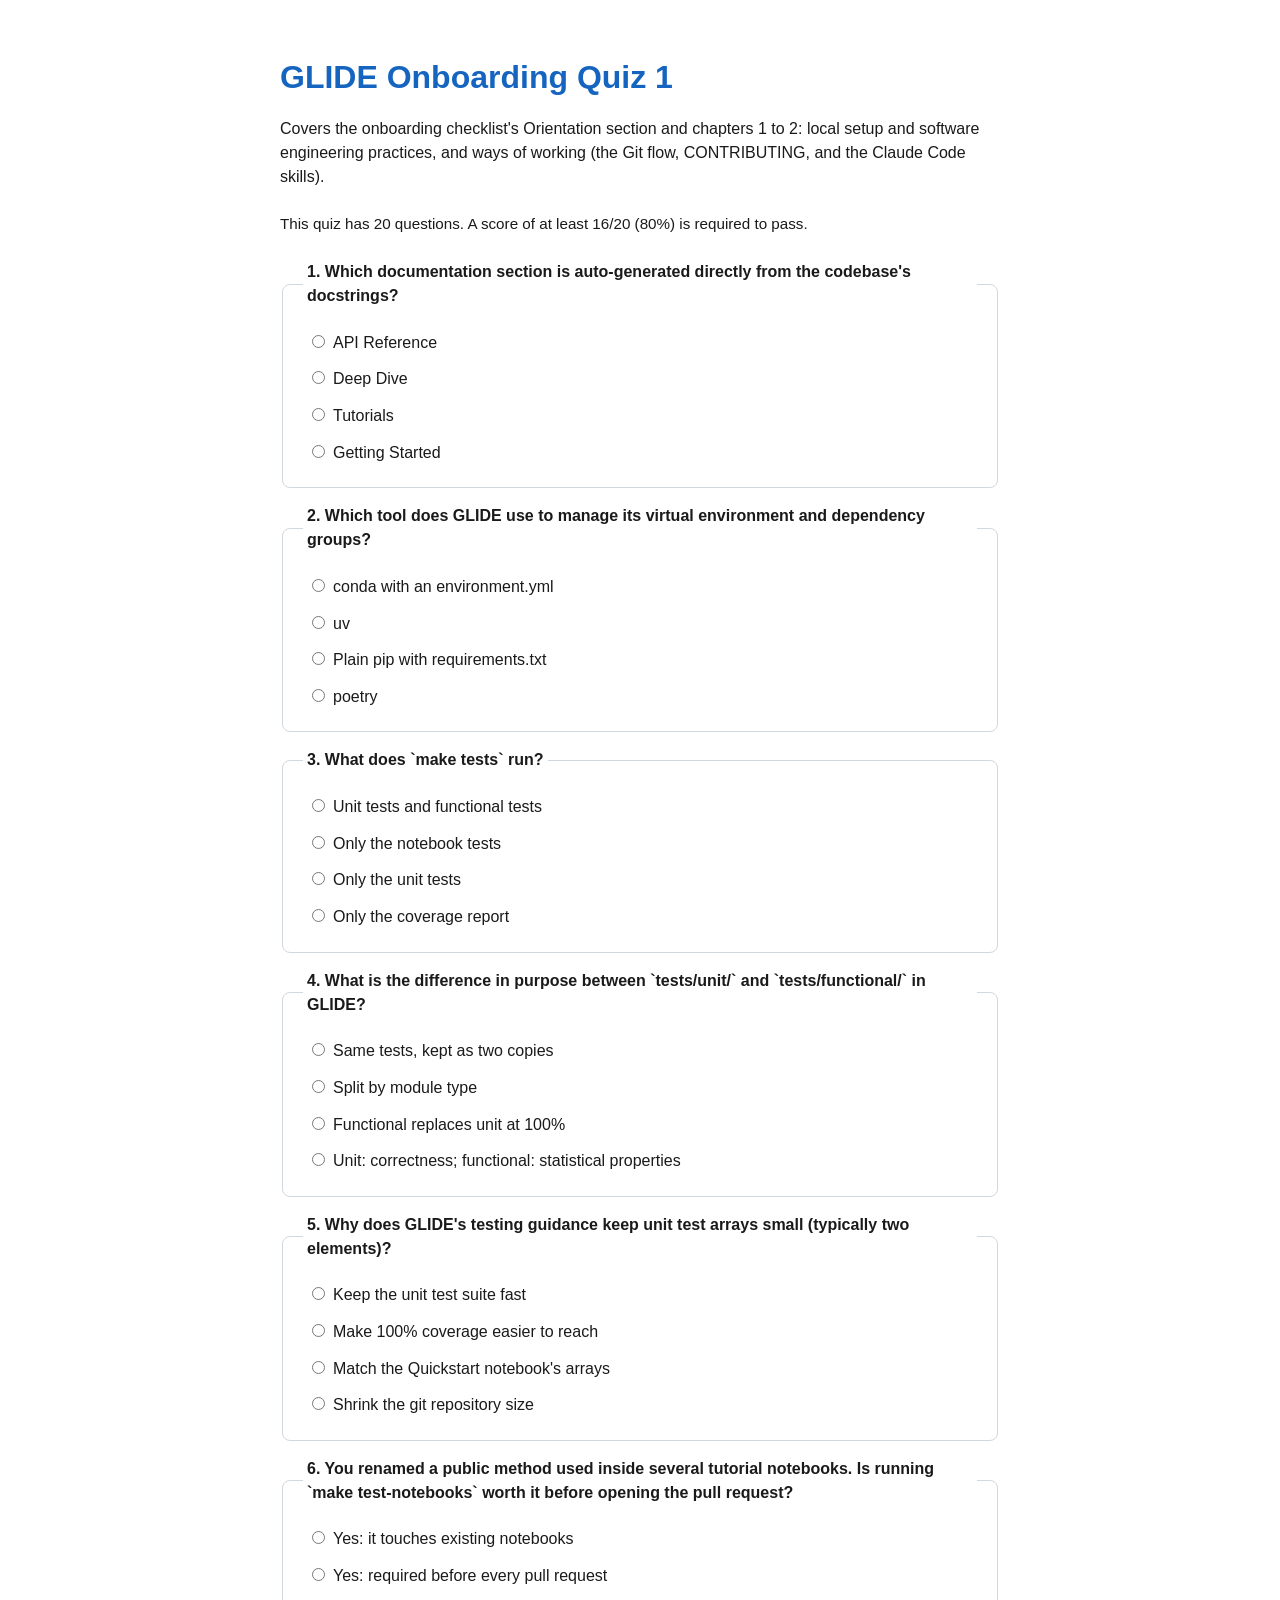
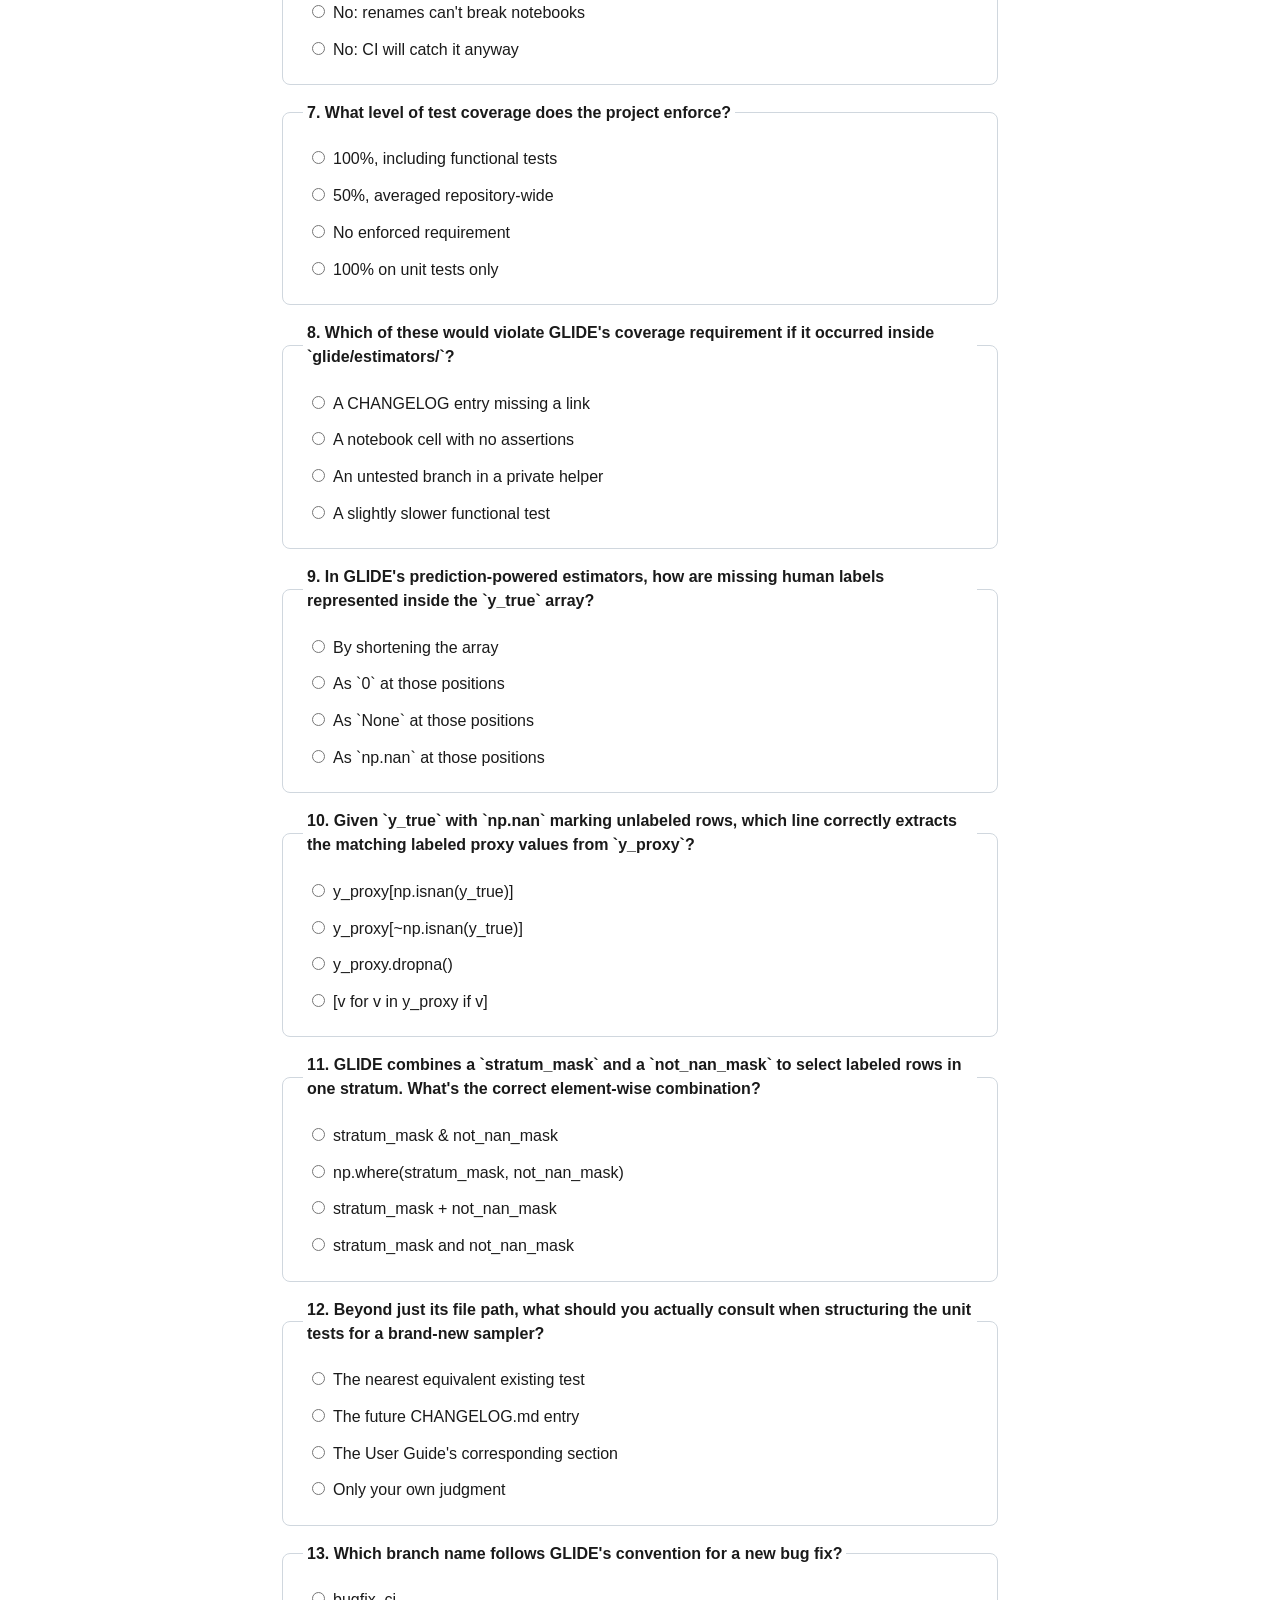
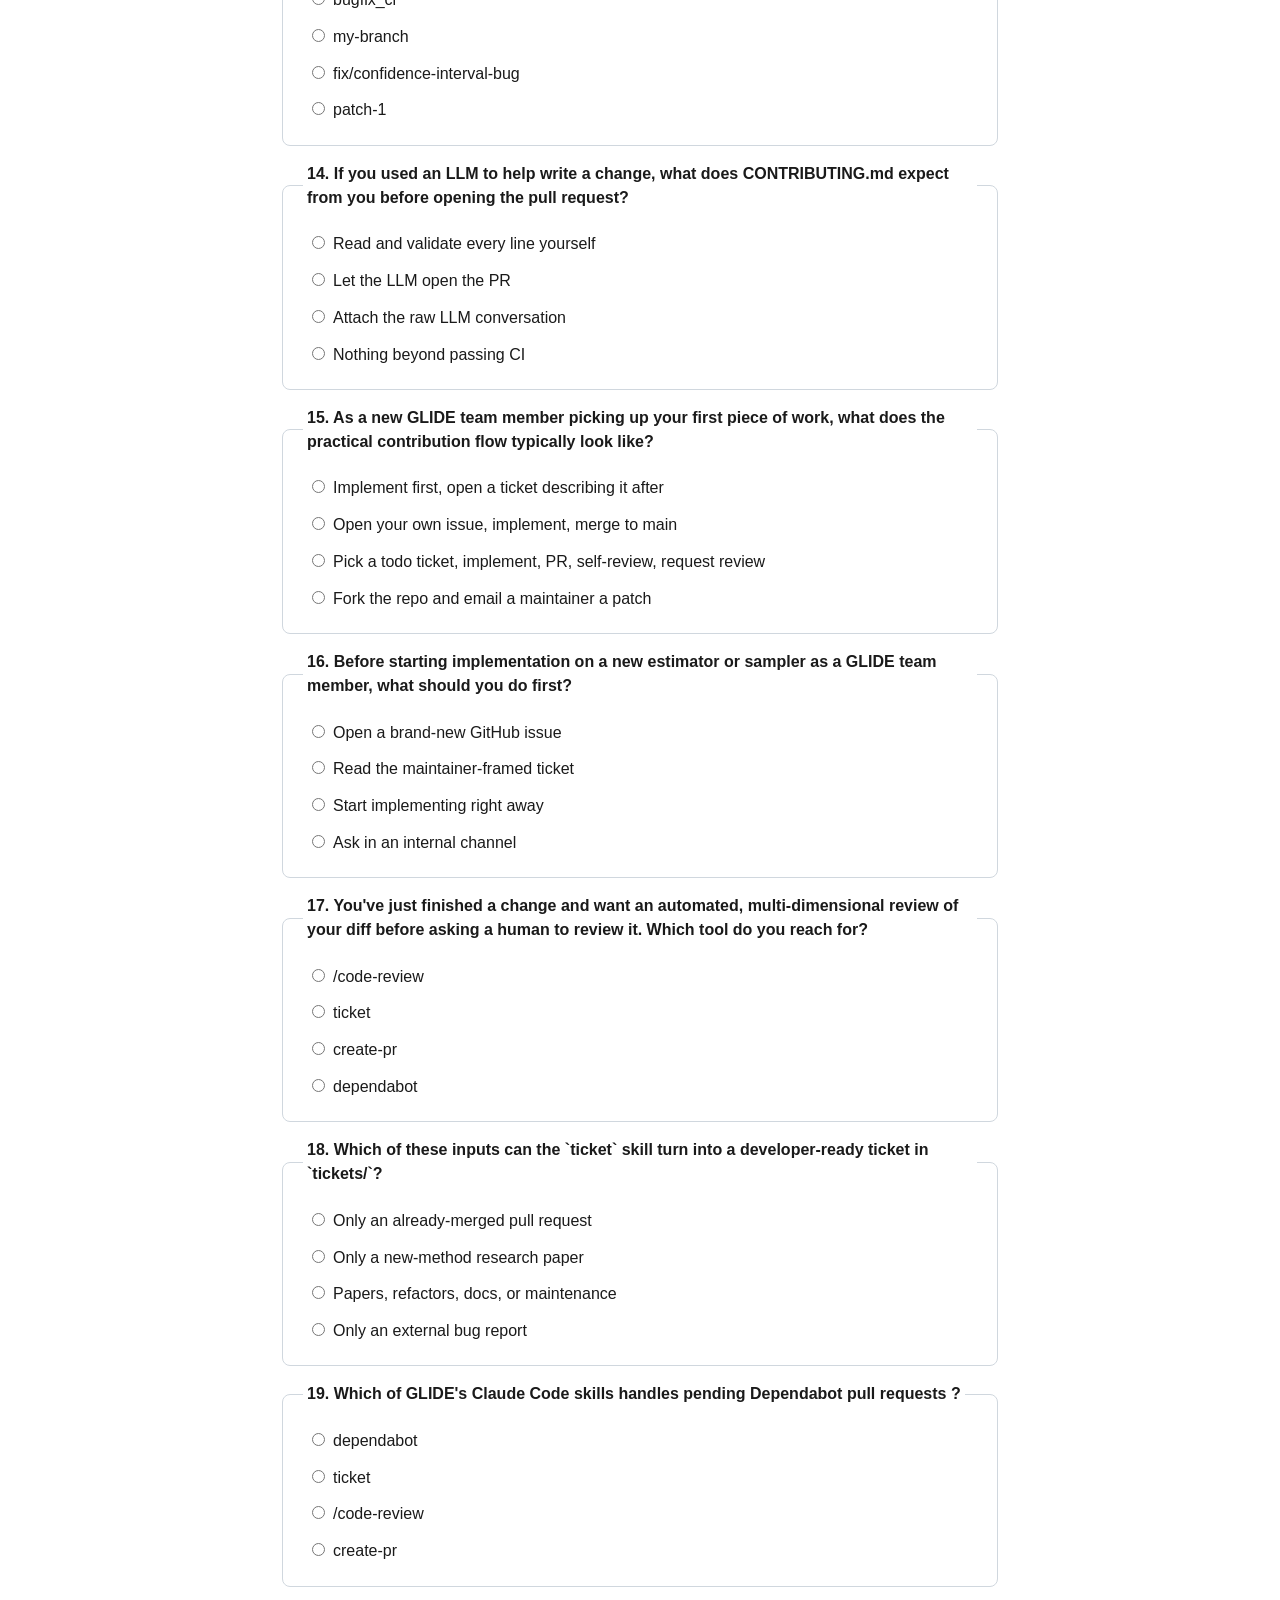
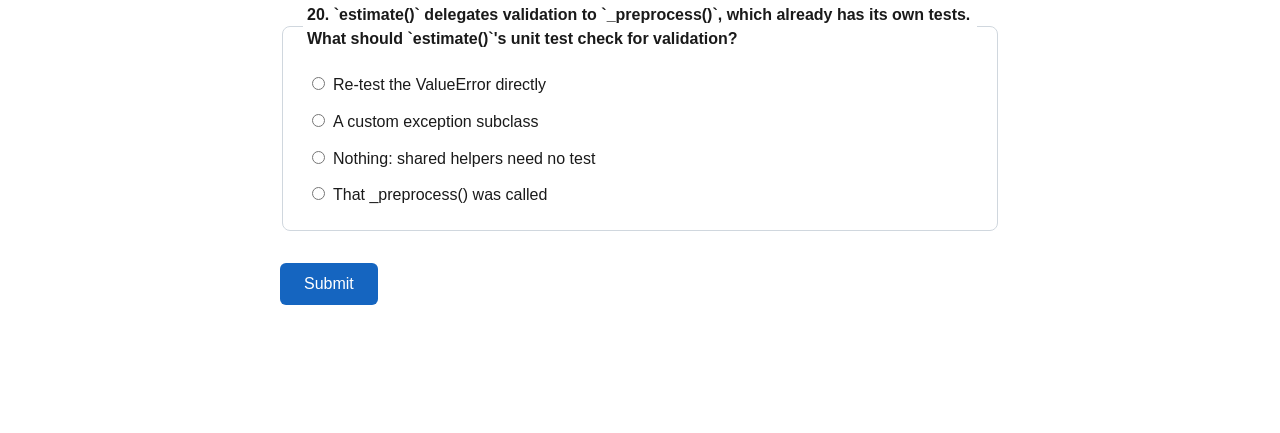
<file: docs/onboarding_quizz/quizz1.html>
<!doctype html>
<html lang="en">
<head>
<meta charset="utf-8">
<meta name="viewport" content="width=device-width, initial-scale=1">
<title>GLIDE Onboarding Quiz 1</title>
<link rel="stylesheet" href="quizz.css">
</head>
<body>
<div class="quizz-header">
<h1>GLIDE Onboarding Quiz 1</h1>
<p>Covers the onboarding checklist's Orientation section and chapters 1 to 2: local setup and software engineering practices, and ways of working (the Git flow, CONTRIBUTING, and the Claude Code skills).</p>
</div>
<div id="quizz-app"></div>
<script>
  const QUIZZ_SOURCE = "quizz1_questions.json";
</script>
<script src="quizz.js"></script>
</body>
</html>
</file>
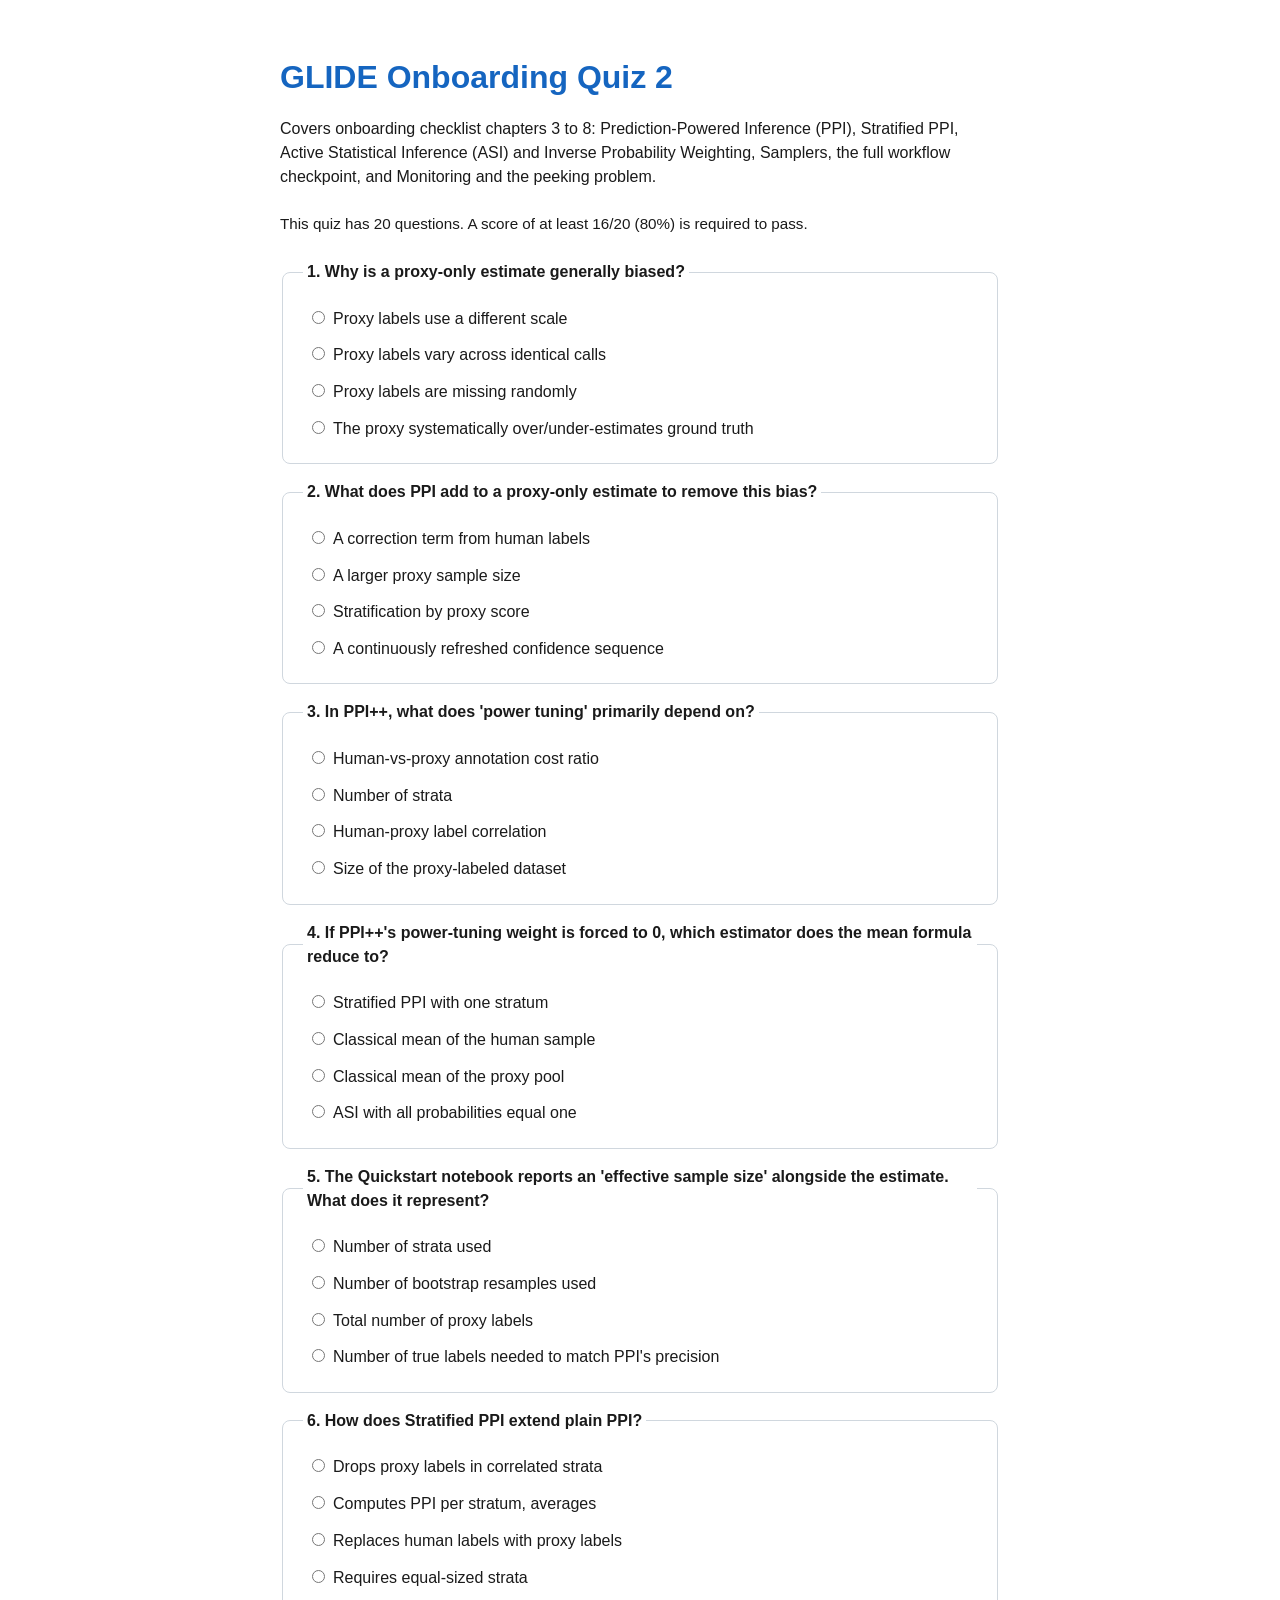
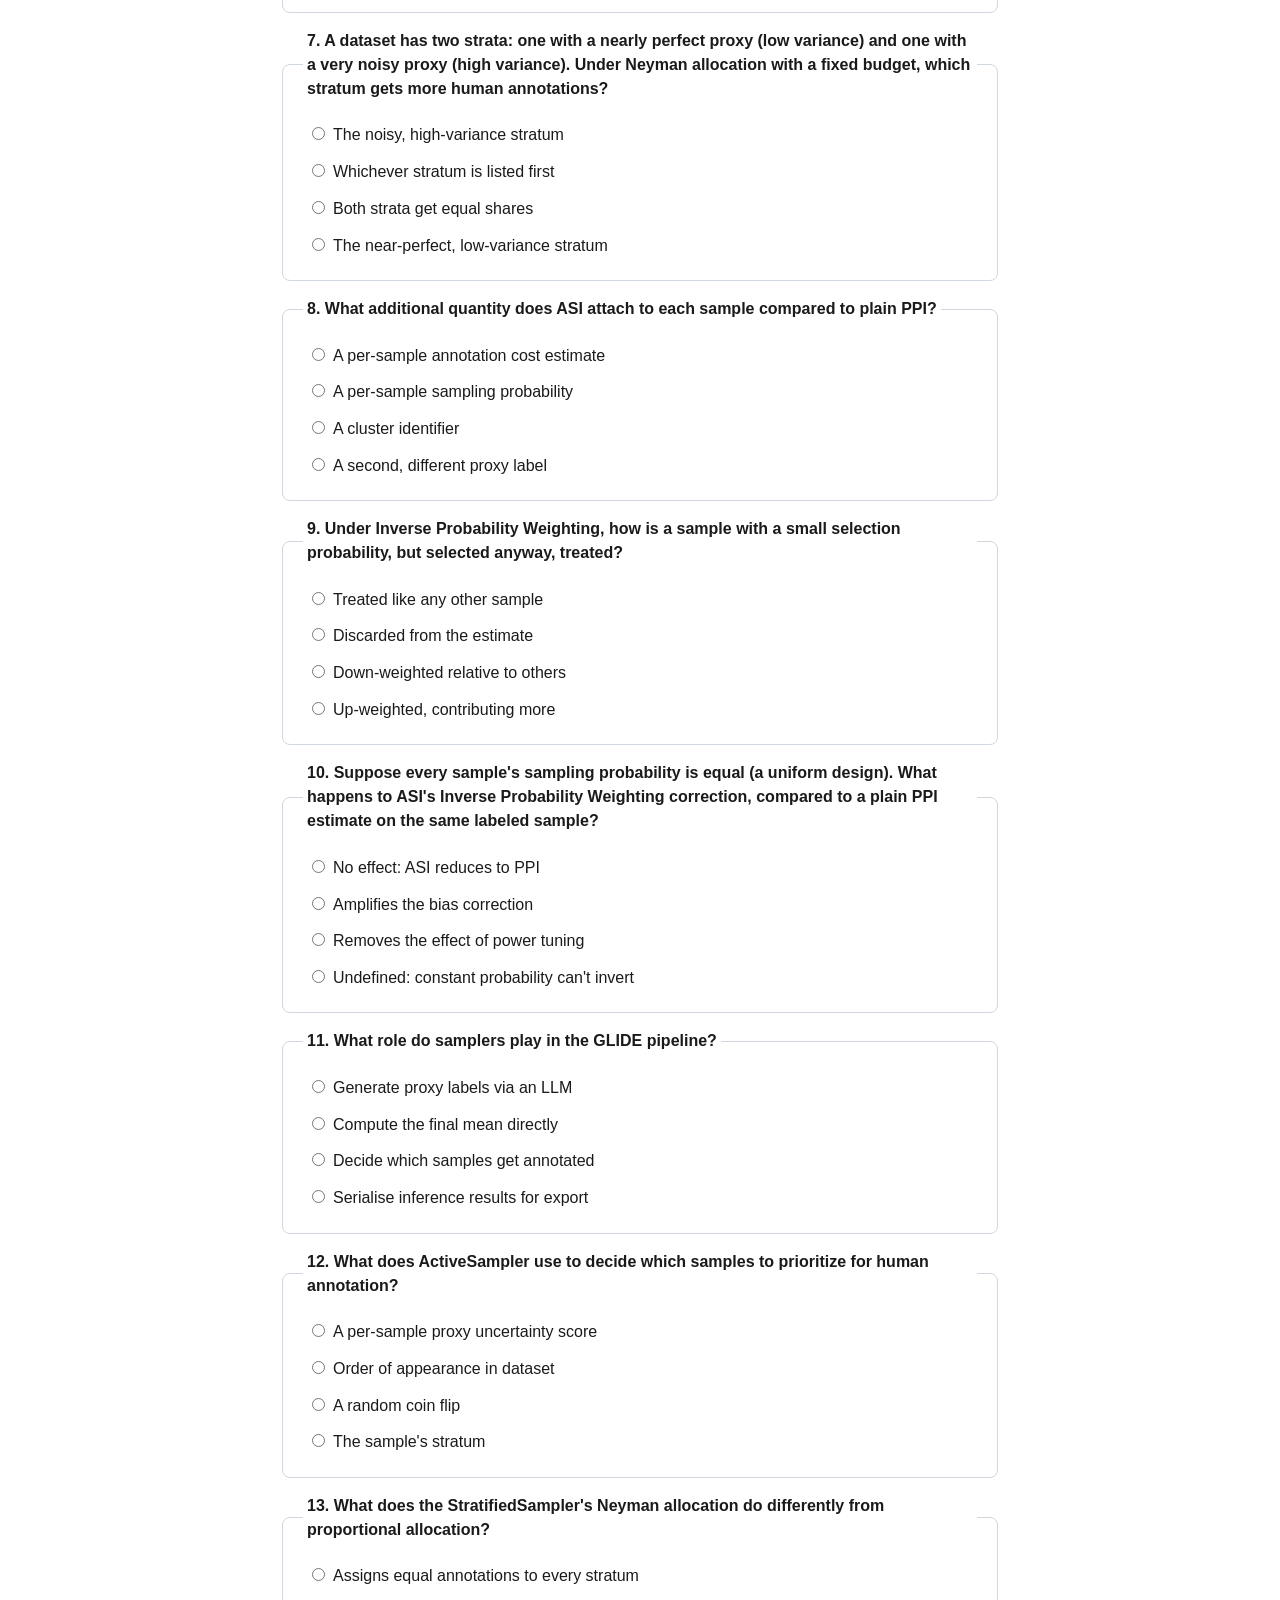
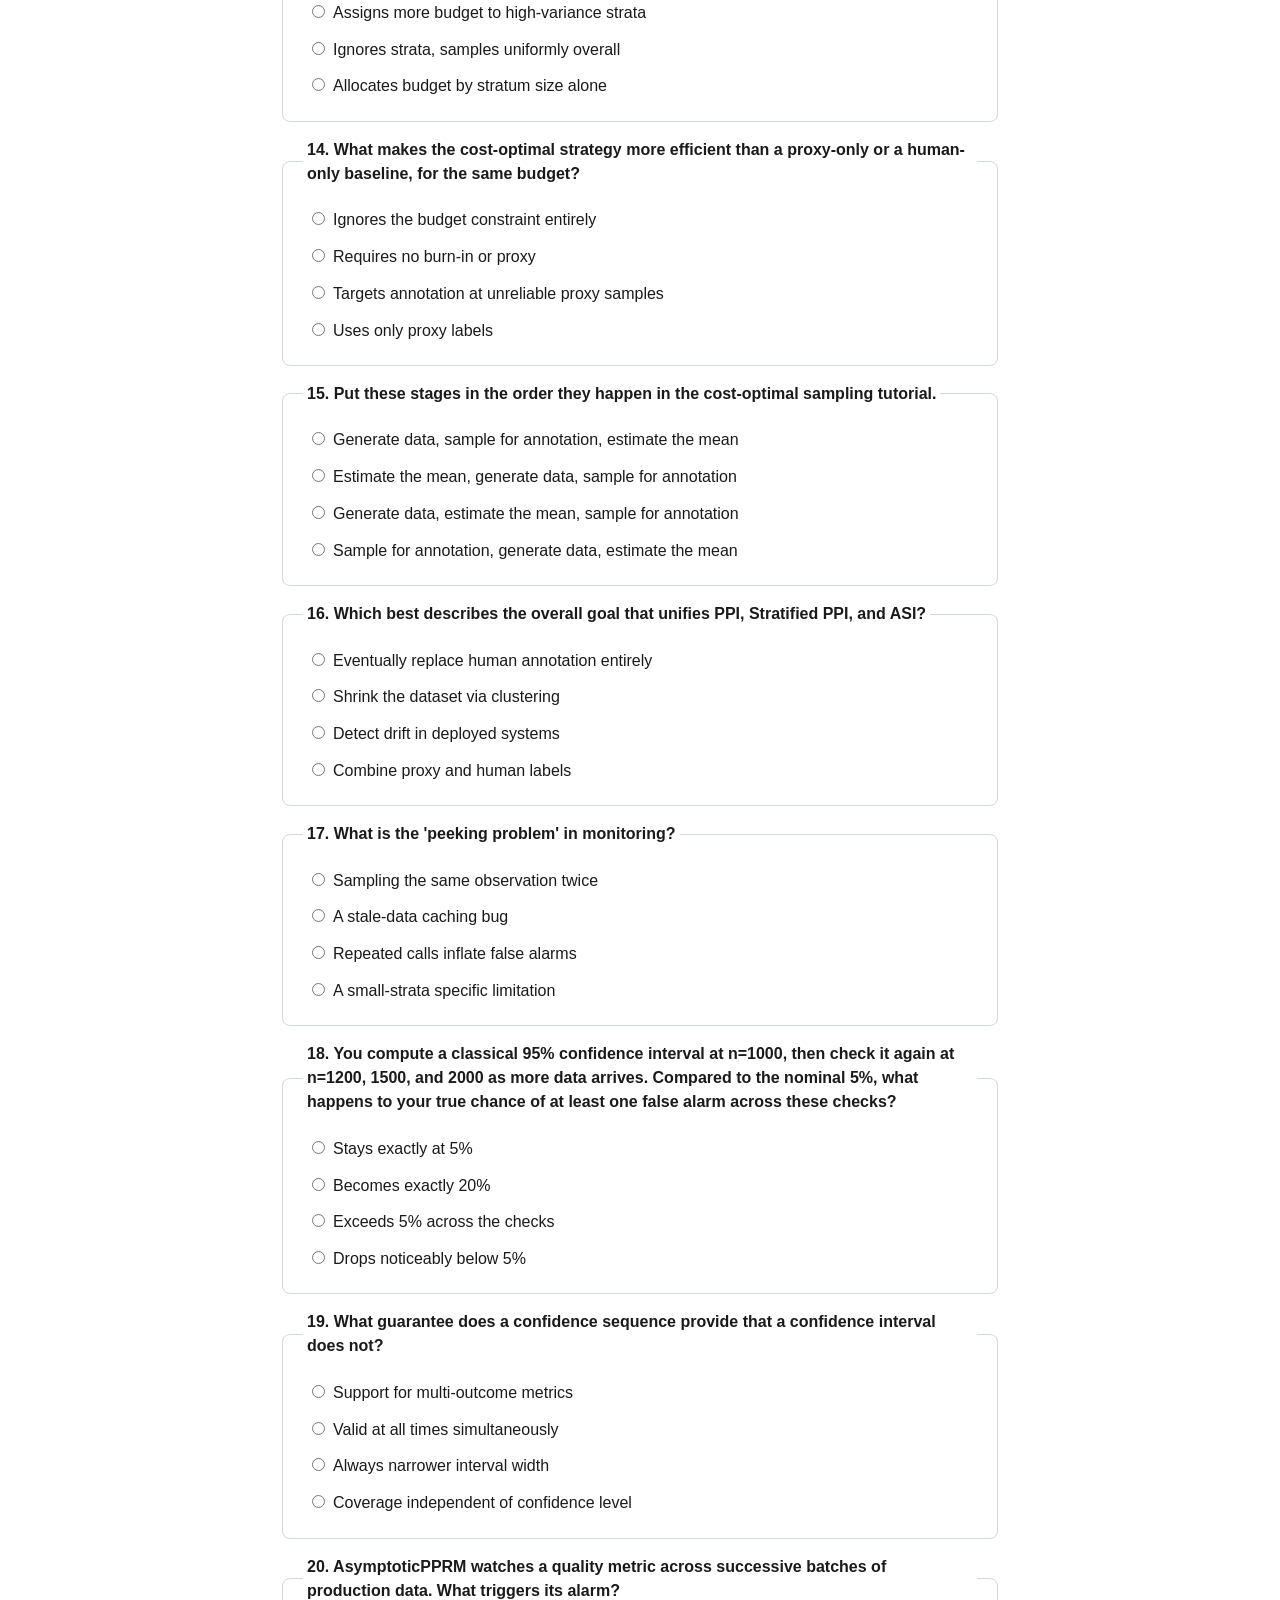
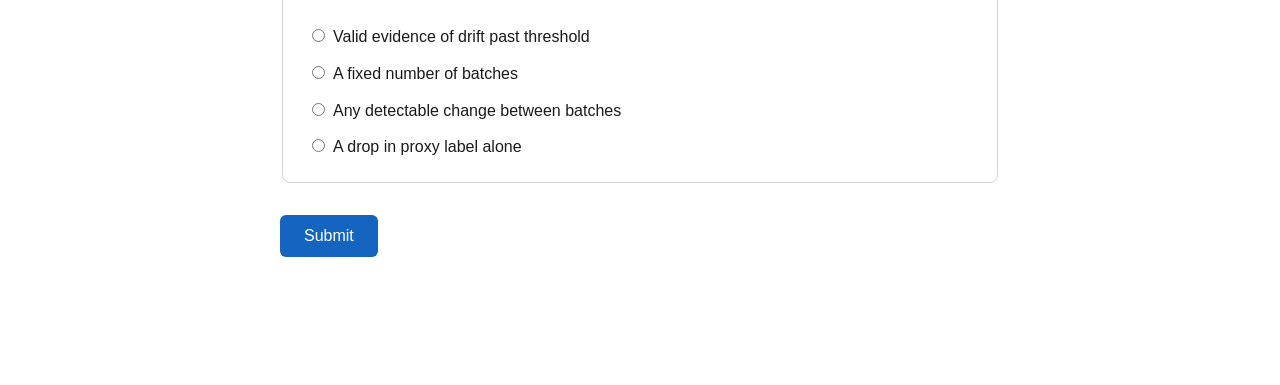
<file: docs/onboarding_quizz/quizz2.html>
<!doctype html>
<html lang="en">
<head>
<meta charset="utf-8">
<meta name="viewport" content="width=device-width, initial-scale=1">
<title>GLIDE Onboarding Quiz 2</title>
<link rel="stylesheet" href="quizz.css">
</head>
<body>
<div class="quizz-header">
<h1>GLIDE Onboarding Quiz 2</h1>
<p>Covers onboarding checklist chapters 3 to 8: Prediction-Powered Inference (PPI), Stratified PPI, Active Statistical Inference (ASI) and Inverse Probability Weighting, Samplers, the full workflow checkpoint, and Monitoring and the peeking problem.</p>
</div>
<div id="quizz-app"></div>
<script>
  const QUIZZ_SOURCE = "quizz2_questions.json";
</script>
<script src="quizz.js"></script>
</body>
</html>
</file>
<file: docs/onboarding_quizz/quizz.css>
:root {
  --glide-blue: #1565c0;
  --glide-blue-light: #42a5f5;
  --bg: #ffffff;
  --fg: #1a1a1a;
  --border: #d0d7de;
  --correct: #1b7f37;
  --incorrect: #c62828;
}

@media (prefers-color-scheme: dark) {
  :root {
    --bg: #14181f;
    --fg: #e6e6e6;
    --border: #3a3f4b;
  }
}

* {
  box-sizing: border-box;
}

body {
  margin: 0;
  padding: 2rem 1rem 4rem;
  background: var(--bg);
  color: var(--fg);
  font-family: -apple-system, BlinkMacSystemFont, "Segoe UI", Roboto, sans-serif;
  line-height: 1.5;
}

.quizz-header {
  max-width: 720px;
  margin: 0 auto 1.5rem;
}

.quizz-header h1 {
  color: var(--glide-blue);
  margin-bottom: 0.25rem;
}

.quizz-intro {
  max-width: 720px;
  margin: 0 auto 1.5rem;
  font-size: 0.95rem;
}

#quizz-app,
#quizz-form {
  max-width: 720px;
  margin: 0 auto;
}

.quizz-question {
  border: 1px solid var(--border);
  border-radius: 8px;
  padding: 1rem 1.25rem;
  margin-bottom: 1rem;
}

.quizz-question legend {
  font-weight: 600;
  padding: 0 0.25rem;
}

.quizz-option {
  display: block;
  padding: 0.4rem 0.25rem;
  cursor: pointer;
}

.quizz-option input {
  margin-right: 0.5rem;
}

.quizz-feedback {
  margin-top: 0.5rem;
  font-size: 0.9rem;
  display: none;
}

.quizz-feedback.quizz-correct,
.quizz-feedback.quizz-incorrect {
  display: block;
}

.quizz-correct {
  color: var(--correct);
}

.quizz-incorrect {
  color: var(--incorrect);
}

.quizz-submit {
  background: var(--glide-blue);
  color: white;
  border: none;
  border-radius: 6px;
  padding: 0.75rem 1.5rem;
  font-size: 1rem;
  cursor: pointer;
  margin: 1rem 0;
}

.quizz-submit:hover {
  background: var(--glide-blue-light);
}

.quizz-result {
  font-size: 1.2rem;
  font-weight: 600;
  padding: 1rem;
  border-radius: 8px;
  margin-top: 1rem;
}

.quizz-result.quizz-pass {
  background: rgba(27, 127, 55, 0.15);
  color: var(--correct);
}

.quizz-result.quizz-fail {
  background: rgba(198, 40, 40, 0.15);
  color: var(--incorrect);
}

a {
  color: var(--glide-blue);
}
</file>
